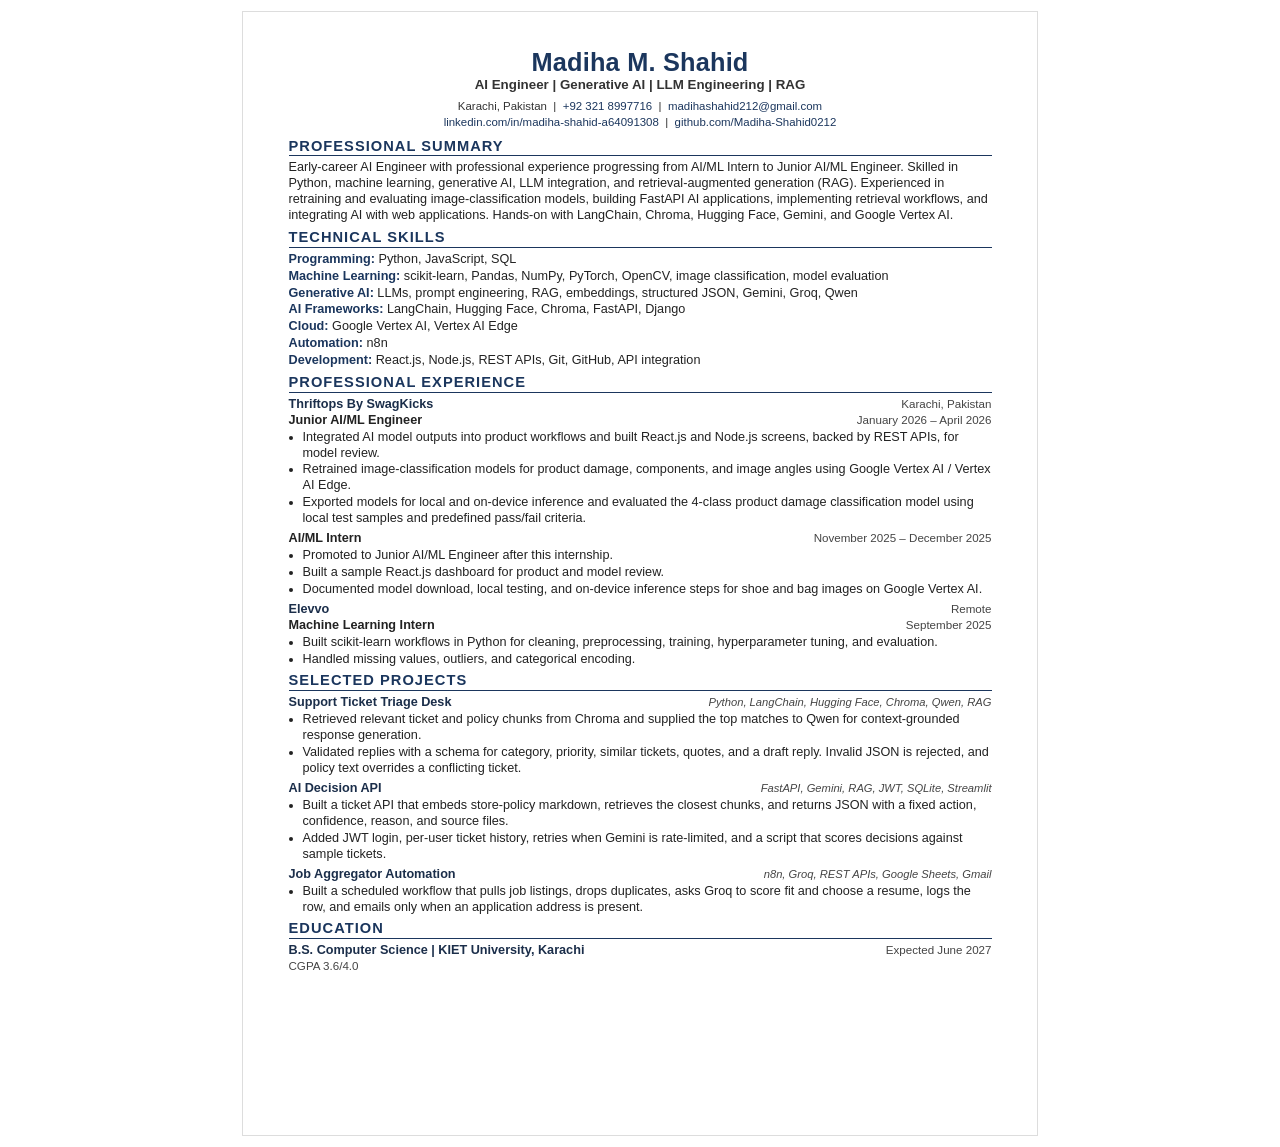
<file: neubrain_resume.html>
<!DOCTYPE html>
<!--
  Neubrain AI Engineer (0-2 years) one-page CV.
  Re-export:
  google-chrome --headless=new --no-sandbox --disable-gpu --user-data-dir=/tmp/chrome-neubrain \
    --no-pdf-header-footer --print-to-pdf=Madiha_M_Shahid_Neubrain_AI_Engineer.pdf \
    file://$PWD/neubrain_resume.html
-->
<html lang="en">
<head>
  <meta charset="UTF-8" />
  <title>Madiha M. Shahid — AI Engineer</title>
  <style>
    @page { size: A4; margin: 9.5mm 12mm 9mm 12mm; }
    * { box-sizing: border-box; }
    html, body {
      margin: 0;
      padding: 0;
      background: #fff;
      color: #222;
      font-family: Arial, "Liberation Sans", Calibri, Helvetica, sans-serif;
      font-size: 9.5pt;
      line-height: 1.26;
      -webkit-print-color-adjust: exact;
      print-color-adjust: exact;
    }
    a { color: #1b365d; text-decoration: none; }
    header { text-align: center; margin-bottom: 7px; }
    h1 {
      margin: 0 0 1px;
      font-size: 19pt;
      line-height: 1.12;
      color: #1b365d;
      letter-spacing: 0.2px;
    }
    .headline { margin: 0 0 4px; font-size: 10pt; font-weight: 700; color: #333; }
    .contact { margin: 0; font-size: 8.6pt; color: #333; line-height: 1.42; }
    section { margin: 0 0 4.5px; }
    h2 { line-height: 1.15; }
    h2 {
      margin: 0 0 4px;
      padding-bottom: 1px;
      font-size: 11pt;
      letter-spacing: 0.07em;
      text-transform: uppercase;
      color: #1b365d;
      border-bottom: 1.35px solid #1b365d;
    }
    p { margin: 0; }
    .summary { text-align: left; }
    .skill { margin: 0 0 1px; }
    .skill b { color: #1b365d; }
    .row {
      display: flex;
      justify-content: space-between;
      align-items: baseline;
      gap: 10px;
    }
    .org, .proj { font-weight: 700; color: #1b2e4a; }
    .role { font-weight: 700; }
    .meta { color: #444; font-size: 8.7pt; white-space: nowrap; }
    .stack { color: #444; font-size: 8.4pt; font-style: italic; text-align: right; }
    ul { margin: 1px 0 4px; padding: 0 0 0 14px; }
    li { margin: 0 0 1px; }
    .job { margin-bottom: 1px; }
    @media screen {
      body {
        width: 210mm;
        min-height: 297mm;
        margin: 12px auto;
        padding: 9.5mm 12mm 9mm;
        box-shadow: 0 0 0 1px #ddd;
      }
    }
  </style>
</head>
<body>
  <header>
    <h1>Madiha M. Shahid</h1>
    <p class="headline">AI Engineer | Generative AI | LLM Engineering | RAG</p>
    <p class="contact">
      Karachi, Pakistan
      &nbsp;|&nbsp; <a href="tel:+923218997716">+92 321 8997716</a>
      &nbsp;|&nbsp; <a href="mailto:madihashahid212@gmail.com">madihashahid212@gmail.com</a><br />
      <a href="https://www.linkedin.com/in/madiha-shahid-a64091308/">linkedin.com/in/madiha-shahid-a64091308</a>
      &nbsp;|&nbsp;
      <a href="https://github.com/Madiha-Shahid0212">github.com/Madiha-Shahid0212</a>
    </p>
  </header>

  <section>
    <h2>Professional Summary</h2>
    <p class="summary">
      Early-career AI Engineer with professional experience progressing from AI/ML Intern to Junior AI/ML Engineer. Skilled in Python, machine learning, generative AI, LLM integration, and retrieval-augmented generation (RAG). Experienced in retraining and evaluating image-classification models, building FastAPI AI applications, implementing retrieval workflows, and integrating AI with web applications. Hands-on with LangChain, Chroma, Hugging Face, Gemini, and Google Vertex AI.
    </p>
  </section>

  <section>
    <h2>Technical Skills</h2>
    <p class="skill"><b>Programming:</b> Python, JavaScript, SQL</p>
    <p class="skill"><b>Machine Learning:</b> scikit-learn, Pandas, NumPy, PyTorch, OpenCV, image classification, model evaluation</p>
    <p class="skill"><b>Generative AI:</b> LLMs, prompt engineering, RAG, embeddings, structured JSON, Gemini, Groq, Qwen</p>
    <p class="skill"><b>AI Frameworks:</b> LangChain, Hugging Face, Chroma, FastAPI, Django</p>
    <p class="skill"><b>Cloud:</b> Google Vertex AI, Vertex AI Edge</p>
    <p class="skill"><b>Automation:</b> n8n</p>
    <p class="skill"><b>Development:</b> React.js, Node.js, REST APIs, Git, GitHub, API integration</p>
  </section>

  <section>
    <h2>Professional Experience</h2>
    <div class="job">
      <div class="row">
        <span class="org">Thriftops By SwagKicks</span>
        <span class="meta">Karachi, Pakistan</span>
      </div>
      <div class="row">
        <span class="role">Junior AI/ML Engineer</span>
        <span class="meta">January 2026 – April 2026</span>
      </div>
      <ul>
        <li>Integrated AI model outputs into product workflows and built React.js and Node.js screens, backed by REST APIs, for model review.</li>
        <li>Retrained image-classification models for product damage, components, and image angles using Google Vertex AI / Vertex AI Edge.</li>
        <li>Exported models for local and on-device inference and evaluated the 4-class product damage classification model using local test samples and predefined pass/fail criteria.</li>
      </ul>
      <div class="row">
        <span class="role">AI/ML Intern</span>
        <span class="meta">November 2025 – December 2025</span>
      </div>
      <ul>
        <li>Promoted to Junior AI/ML Engineer after this internship.</li>
        <li>Built a sample React.js dashboard for product and model review.</li>
        <li>Documented model download, local testing, and on-device inference steps for shoe and bag images on Google Vertex AI.</li>
      </ul>
    </div>
    <div class="job">
      <div class="row">
        <span class="org">Elevvo</span>
        <span class="meta">Remote</span>
      </div>
      <div class="row">
        <span class="role">Machine Learning Intern</span>
        <span class="meta">September 2025</span>
      </div>
      <ul>
        <li>Built scikit-learn workflows in Python for cleaning, preprocessing, training, hyperparameter tuning, and evaluation.</li>
        <li>Handled missing values, outliers, and categorical encoding.</li>
      </ul>
    </div>
  </section>

  <section>
    <h2>Selected Projects</h2>
    <div class="job">
      <div class="row">
        <span class="proj">Support Ticket Triage Desk</span>
        <span class="stack">Python, LangChain, Hugging Face, Chroma, Qwen, RAG</span>
      </div>
      <ul>
        <li>Retrieved relevant ticket and policy chunks from Chroma and supplied the top matches to Qwen for context-grounded response generation.</li>
        <li>Validated replies with a schema for category, priority, similar tickets, quotes, and a draft reply. Invalid JSON is rejected, and policy text overrides a conflicting ticket.</li>
      </ul>
    </div>
    <div class="job">
      <div class="row">
        <span class="proj">AI Decision API</span>
        <span class="stack">FastAPI, Gemini, RAG, JWT, SQLite, Streamlit</span>
      </div>
      <ul>
        <li>Built a ticket API that embeds store-policy markdown, retrieves the closest chunks, and returns JSON with a fixed action, confidence, reason, and source files.</li>
        <li>Added JWT login, per-user ticket history, retries when Gemini is rate-limited, and a script that scores decisions against sample tickets.</li>
      </ul>
    </div>
    <div class="job">
      <div class="row">
        <span class="proj">Job Aggregator Automation</span>
        <span class="stack">n8n, Groq, REST APIs, Google Sheets, Gmail</span>
      </div>
      <ul>
        <li>Built a scheduled workflow that pulls job listings, drops duplicates, asks Groq to score fit and choose a resume, logs the row, and emails only when an application address is present.</li>
      </ul>
    </div>
  </section>

  <section>
    <h2>Education</h2>
    <div class="row">
      <span class="org">B.S. Computer Science | KIET University, Karachi</span>
      <span class="meta">Expected June 2027</span>
    </div>
    <p class="meta">CGPA 3.6/4.0</p>
  </section>
</body>
</html>
</file>
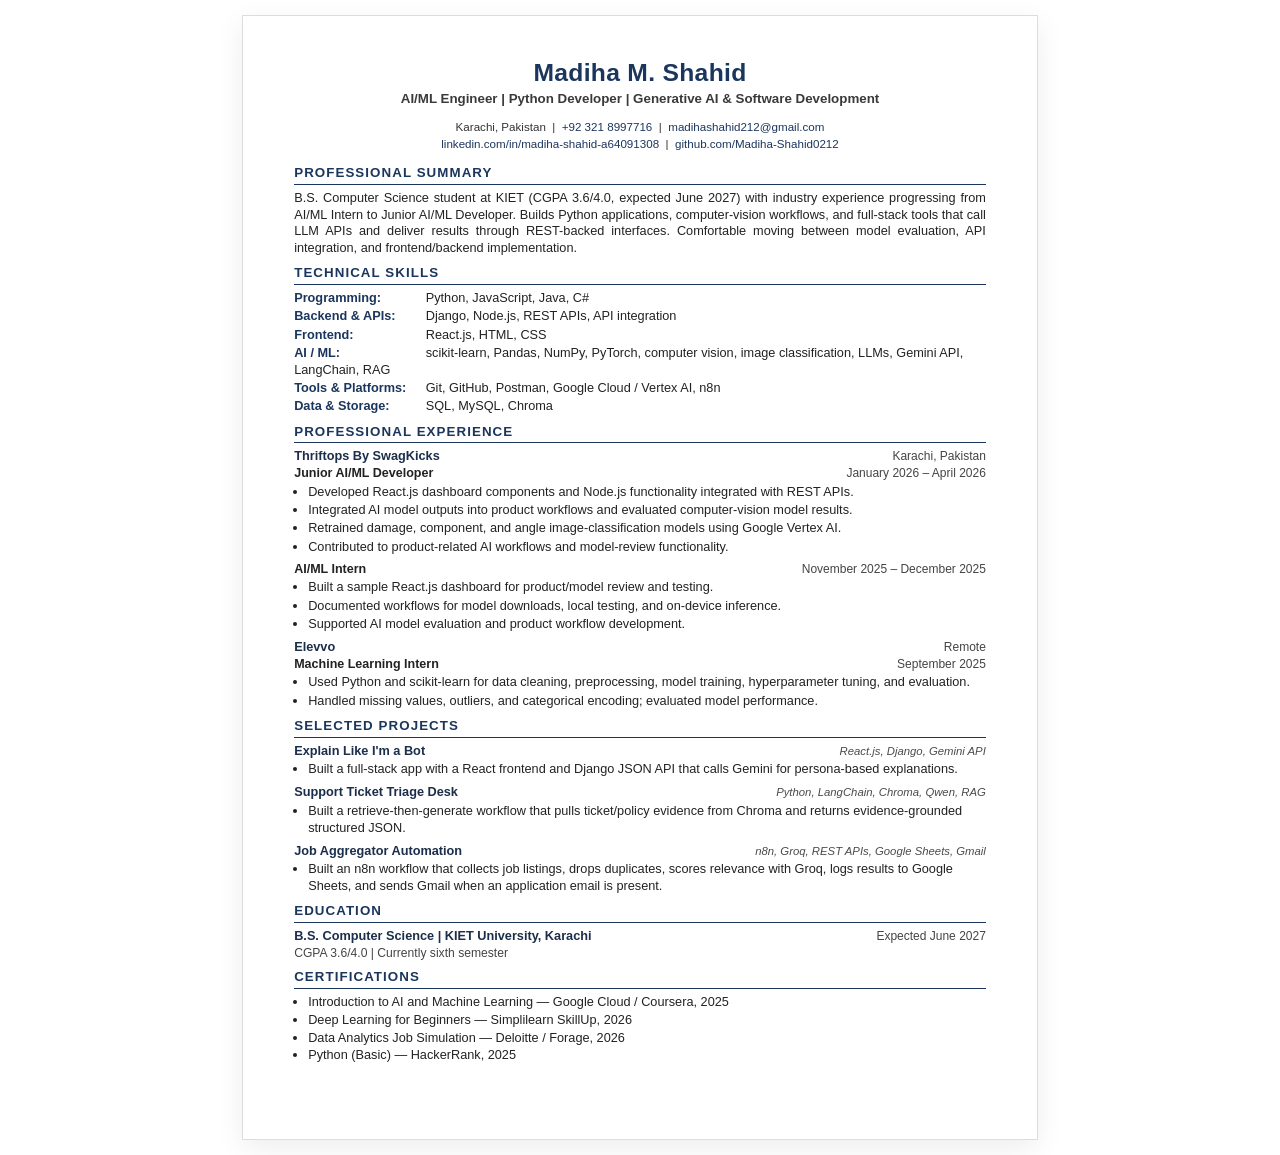
<file: resume.html>
<!DOCTYPE html>
<!--
  WSS one-page CV source.
  Re-export PDF (Chrome):
  google-chrome --headless=new --no-sandbox --disable-gpu --no-pdf-header-footer \
    --print-to-pdf=Madiha_M_Shahid_WSS_CV.pdf file://$PWD/resume.html
  Or open resume.html in Chrome → Print → Save as PDF, paper size A4, margins default, headers/footers off.
-->
<html lang="en">
<head>
  <meta charset="UTF-8" />
  <meta name="viewport" content="width=device-width, initial-scale=1" />
  <title>Madiha M. Shahid — CV</title>
  <style>
    @page {
      size: A4;
      margin: 11.5mm 13.5mm 11.5mm 13.5mm;
    }

    * { box-sizing: border-box; }

    html, body {
      margin: 0;
      padding: 0;
      background: #fff;
      color: #222;
      font-family: "Liberation Sans", "Noto Sans", Arial, Helvetica, sans-serif;
      font-size: 9.55pt;
      line-height: 1.32;
      -webkit-print-color-adjust: exact;
      print-color-adjust: exact;
    }

    a {
      color: #1b365d;
      text-decoration: none;
    }

    header {
      text-align: center;
      margin-bottom: 8px;
    }

    h1 {
      margin: 0 0 2px;
      font-size: 18.5pt;
      font-weight: 700;
      letter-spacing: 0.3px;
      color: #1b365d;
      line-height: 1.15;
    }

    .headline {
      margin: 0 0 5px;
      font-size: 10pt;
      font-weight: 600;
      color: #3a3a3a;
    }

    .contact {
      font-size: 8.7pt;
      color: #333;
      line-height: 1.45;
    }

    .contact a { color: #1b365d; }

    section { margin: 0 0 7.5px; }

    h2 {
      margin: 0 0 5px;
      padding: 0 0 2px;
      font-size: 10pt;
      font-weight: 700;
      letter-spacing: 0.08em;
      text-transform: uppercase;
      color: #1b365d;
      border-bottom: 1.4px solid #1b365d;
    }

    .summary {
      margin: 0;
      text-align: justify;
      hyphens: auto;
    }

    .skill {
      margin: 0 0 1.5px;
    }

    .skill b {
      display: inline-block;
      min-width: 128px;
      color: #1b365d;
      font-weight: 700;
    }

    .job {
      margin: 0 0 6px;
    }

    .job:last-child { margin-bottom: 0; }

    .row {
      display: flex;
      justify-content: space-between;
      align-items: baseline;
      gap: 12px;
    }

    .org {
      font-weight: 700;
      color: #1b2e4a;
    }

    .place, .dates {
      font-size: 9pt;
      color: #444;
      white-space: nowrap;
    }

    .role {
      font-weight: 700;
      font-size: 9.4pt;
    }

    ul {
      margin: 2px 0 0;
      padding: 0 0 0 14px;
    }

    li {
      margin: 0 0 1.5px;
      padding: 0;
    }

    .proj-head {
      display: flex;
      justify-content: space-between;
      align-items: baseline;
      gap: 10px;
      margin-top: 2px;
    }

    .proj-name { font-weight: 700; color: #1b2e4a; }

    .stack {
      font-size: 8.5pt;
      color: #4a4a4a;
      font-style: italic;
      text-align: right;
    }

    .edu-meta {
      color: #444;
      font-size: 9.1pt;
    }

    .certs li { margin-bottom: 1px; }

    @media screen {
      body {
        max-width: 210mm;
        min-height: 297mm;
        margin: 16px auto;
        padding: 11.5mm 13.5mm;
        box-shadow: 0 0 0 1px #ddd, 0 8px 28px rgba(0,0,0,0.08);
      }
    }
  </style>
</head>
<body>
  <header>
    <h1>Madiha M. Shahid</h1>
    <p class="headline">AI/ML Engineer | Python Developer | Generative AI &amp; Software Development</p>
    <p class="contact">
      Karachi, Pakistan
      &nbsp;|&nbsp;
      <a href="tel:+923218997716">+92 321 8997716</a>
      &nbsp;|&nbsp;
      <a href="mailto:madihashahid212@gmail.com">madihashahid212@gmail.com</a><br />
      <a href="https://www.linkedin.com/in/madiha-shahid-a64091308/">linkedin.com/in/madiha-shahid-a64091308</a>
      &nbsp;|&nbsp;
      <a href="https://github.com/Madiha-Shahid0212">github.com/Madiha-Shahid0212</a>
    </p>
  </header>

  <section>
    <h2>Professional Summary</h2>
    <p class="summary">
      B.S. Computer Science student at KIET (CGPA 3.6/4.0, expected June 2027) with industry experience progressing from AI/ML Intern to Junior AI/ML Developer.
      Builds Python applications, computer-vision workflows, and full-stack tools that call LLM APIs and deliver results through REST-backed interfaces.
      Comfortable moving between model evaluation, API integration, and frontend/backend implementation.
    </p>
  </section>

  <section>
    <h2>Technical Skills</h2>
    <p class="skill"><b>Programming:</b> Python, JavaScript, Java, C#</p>
    <p class="skill"><b>Backend &amp; APIs:</b> Django, Node.js, REST APIs, API integration</p>
    <p class="skill"><b>Frontend:</b> React.js, HTML, CSS</p>
    <p class="skill"><b>AI / ML:</b> scikit-learn, Pandas, NumPy, PyTorch, computer vision, image classification, LLMs, Gemini API, LangChain, RAG</p>
    <p class="skill"><b>Tools &amp; Platforms:</b> Git, GitHub, Postman, Google Cloud / Vertex AI, n8n</p>
    <p class="skill"><b>Data &amp; Storage:</b> SQL, MySQL, Chroma</p>
  </section>

  <section>
    <h2>Professional Experience</h2>

    <div class="job">
      <div class="row">
        <span class="org">Thriftops By SwagKicks</span>
        <span class="place">Karachi, Pakistan</span>
      </div>

      <div class="row">
        <span class="role">Junior AI/ML Developer</span>
        <span class="dates">January 2026 – April 2026</span>
      </div>
      <ul>
        <li>Developed React.js dashboard components and Node.js functionality integrated with REST APIs.</li>
        <li>Integrated AI model outputs into product workflows and evaluated computer-vision model results.</li>
        <li>Retrained damage, component, and angle image-classification models using Google Vertex AI.</li>
        <li>Contributed to product-related AI workflows and model-review functionality.</li>
      </ul>

      <div class="row" style="margin-top:5px;">
        <span class="role">AI/ML Intern</span>
        <span class="dates">November 2025 – December 2025</span>
      </div>
      <ul>
        <li>Built a sample React.js dashboard for product/model review and testing.</li>
        <li>Documented workflows for model downloads, local testing, and on-device inference.</li>
        <li>Supported AI model evaluation and product workflow development.</li>
      </ul>
    </div>

    <div class="job">
      <div class="row">
        <span class="org">Elevvo</span>
        <span class="place">Remote</span>
      </div>
      <div class="row">
        <span class="role">Machine Learning Intern</span>
        <span class="dates">September 2025</span>
      </div>
      <ul>
        <li>Used Python and scikit-learn for data cleaning, preprocessing, model training, hyperparameter tuning, and evaluation.</li>
        <li>Handled missing values, outliers, and categorical encoding; evaluated model performance.</li>
      </ul>
    </div>
  </section>

  <section>
    <h2>Selected Projects</h2>

    <div class="job">
      <div class="proj-head">
        <span class="proj-name">Explain Like I'm a Bot</span>
        <span class="stack">React.js, Django, Gemini API</span>
      </div>
      <ul>
        <li>Built a full-stack app with a React frontend and Django JSON API that calls Gemini for persona-based explanations.</li>
      </ul>
    </div>

    <div class="job">
      <div class="proj-head">
        <span class="proj-name">Support Ticket Triage Desk</span>
        <span class="stack">Python, LangChain, Chroma, Qwen, RAG</span>
      </div>
      <ul>
        <li>Built a retrieve-then-generate workflow that pulls ticket/policy evidence from Chroma and returns evidence-grounded structured JSON.</li>
      </ul>
    </div>

    <div class="job">
      <div class="proj-head">
        <span class="proj-name">Job Aggregator Automation</span>
        <span class="stack">n8n, Groq, REST APIs, Google Sheets, Gmail</span>
      </div>
      <ul>
        <li>Built an n8n workflow that collects job listings, drops duplicates, scores relevance with Groq, logs results to Google Sheets, and sends Gmail when an application email is present.</li>
      </ul>
    </div>
  </section>

  <section>
    <h2>Education</h2>
    <div class="row">
      <span class="org">B.S. Computer Science | KIET University, Karachi</span>
      <span class="dates">Expected June 2027</span>
    </div>
    <div class="edu-meta">CGPA 3.6/4.0 | Currently sixth semester</div>
  </section>

  <section>
    <h2>Certifications</h2>
    <ul class="certs">
      <li>Introduction to AI and Machine Learning — Google Cloud / Coursera, 2025</li>
      <li>Deep Learning for Beginners — Simplilearn SkillUp, 2026</li>
      <li>Data Analytics Job Simulation — Deloitte / Forage, 2026</li>
      <li>Python (Basic) — HackerRank, 2025</li>
    </ul>
  </section>
</body>
</html>
</file>
